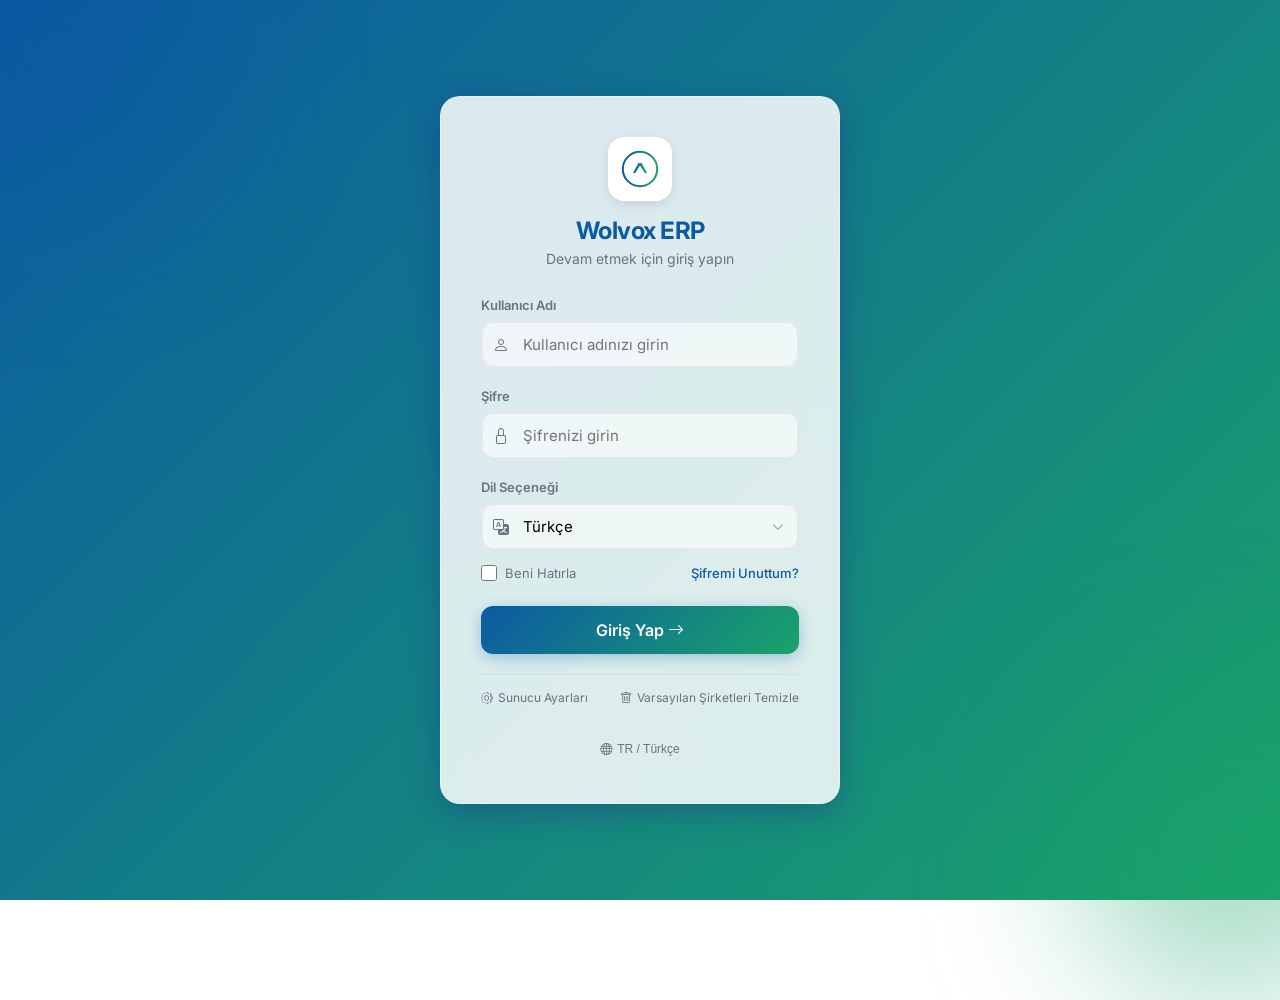
<file: index.html>
<!DOCTYPE html>
<html lang="tr">

<head>
    <meta charset="UTF-8">
    <meta name="viewport" content="width=device-width, initial-scale=1.0">
    <title>Wolvox ERP - Giriş</title>
    <!-- Google Fonts -->
    <link rel="preconnect" href="https://fonts.googleapis.com">
    <link rel="preconnect" href="https://fonts.gstatic.com" crossorigin>
    <link href="https://fonts.googleapis.com/css2?family=Inter:wght@400;500;600;700&display=swap" rel="stylesheet">
    <!-- Bootstrap Icons -->
    <link rel="stylesheet" href="https://cdn.jsdelivr.net/npm/bootstrap-icons@1.11.1/font/bootstrap-icons.css">

    <style>
        :root {
            --primary: #0b5aa2;
            --secondary: #1aa36a;
            --text-main: #1f2328;
            --text-muted: #6b7280;
            --bg-gradient: linear-gradient(135deg, #0b5aa2 0%, #1aa36a 100%);
            --glass: rgba(255, 255, 255, 0.85);
            --border: rgba(255, 255, 255, 0.3);
            --shadow: 0 8px 32px 0 rgba(31, 38, 135, 0.37);
        }

        * {
            box-sizing: border-box;
            margin: 0;
            padding: 0;
        }

        body {
            font-family: 'Inter', sans-serif;
            background: var(--bg-gradient);
            background-attachment: fixed;
            height: 100vh;
            height: 100dvh;
            /* Dynamic Viewport Height for mobile */
            display: flex;
            align-items: center;
            justify-content: center;
            overflow: hidden;
            position: fixed;
            /* Lock body to prevent scrolling/bouncing */
            width: 100%;
        }

        /* Decorative blobs for ambiance */
        .blob {
            position: absolute;
            width: 300px;
            height: 300px;
            background: rgba(255, 255, 255, 0.1);
            border-radius: 50%;
            filter: blur(80px);
            z-index: 0;
        }

        .blob-1 {
            top: -100px;
            left: -100px;
            background: rgba(11, 88, 162, 0.4);
        }

        .blob-2 {
            bottom: -100px;
            right: -100px;
            background: rgba(26, 163, 106, 0.4);
        }

        .login-container {
            position: relative;
            z-index: 10;
            background: var(--glass);
            backdrop-filter: blur(12px);
            -webkit-backdrop-filter: blur(12px);
            border-radius: 20px;
            border: 1px solid var(--border);
            box-shadow: var(--shadow);
            width: 100%;
            max-width: 400px;
            padding: 40px;
            animation: fadeInScale 0.6s ease-out;
        }

        @keyframes fadeInScale {
            from {
                opacity: 0;
                transform: scale(0.95);
            }

            to {
                opacity: 1;
                transform: scale(1);
            }
        }

        .header {
            text-align: center;
            margin-bottom: 30px;
        }

        .logo-box {
            width: 64px;
            height: 64px;
            background: white;
            border-radius: 16px;
            display: inline-flex;
            align-items: center;
            justify-content: center;
            margin-bottom: 15px;
            box-shadow: 0 4px 12px rgba(0, 0, 0, 0.1);
        }

        .logo-box svg {
            width: 40px;
            height: 40px;
        }

        .header h1 {
            font-size: 24px;
            font-weight: 700;
            color: var(--primary);
            letter-spacing: -0.5px;
        }

        .header p {
            font-size: 14px;
            color: var(--text-muted);
            margin-top: 5px;
        }

        .form-group {
            margin-bottom: 20px;
            position: relative;
        }

        .form-group label {
            display: block;
            font-size: 13px;
            font-weight: 600;
            color: var(--text-muted);
            margin-bottom: 8px;
            transition: color 0.3s;
        }

        .input-wrapper {
            position: relative;
            display: flex;
            align-items: center;
        }

        .input-wrapper i {
            position: absolute;
            left: 12px;
            color: var(--text-muted);
            font-size: 16px;
            transition: color 0.3s;
        }

        .form-control {
            width: 100%;
            padding: 12px 12px 12px 40px;
            border: 2px solid #e5e7eb;
            border-radius: 12px;
            font-size: 15px;
            font-family: inherit;
            transition: all 0.3s ease;
            background: rgba(255, 255, 255, 0.6);
        }

        .form-control:focus {
            outline: none;
            border-color: var(--primary);
            background: white;
            box-shadow: 0 0 0 4px rgba(11, 90, 162, 0.1);
        }

        .form-control:focus+i {
            color: var(--primary);
        }

        .options-row {
            display: flex;
            justify-content: space-between;
            align-items: center;
            margin-bottom: 25px;
            font-size: 13px;
        }

        .checkbox-group {
            display: flex;
            align-items: center;
            gap: 8px;
            cursor: pointer;
            color: var(--text-muted);
        }

        .checkbox-group input {
            cursor: pointer;
            width: 16px;
            height: 16px;
            accent-color: var(--primary);
        }

        .forgot-pass {
            color: var(--primary);
            text-decoration: none;
            font-weight: 500;
        }

        .forgot-pass:hover {
            text-decoration: underline;
        }

        .btn-submit {
            width: 100%;
            padding: 14px;
            border: none;
            border-radius: 12px;
            background: var(--bg-gradient);
            color: white;
            font-size: 16px;
            font-weight: 600;
            cursor: pointer;
            transition: all 0.3s ease;
            box-shadow: 0 4px 15px rgba(11, 90, 162, 0.3);
            display: flex;
            align-items: center;
            justify-content: center;
            gap: 10px;
        }

        .btn-submit:hover {
            transform: translateY(-2px);
            box-shadow: 0 6px 20px rgba(11, 90, 162, 0.4);
            filter: brightness(1.05);
        }

        .btn-submit:active {
            transform: translateY(0);
        }

        .lang-selector {
            margin-top: 30px;
            text-align: center;
        }

        .lang-btn {
            background: none;
            border: 1px solid #e5e7eb;
            padding: 6px 12px;
            border-radius: 8px;
            font-size: 12px;
            color: var(--text-muted);
            cursor: pointer;
            transition: all 0.2s;
            display: inline-flex;
            align-items: center;
            gap: 5px;
        }

        .lang-btn:hover {
            background: #f3f4f6;
            color: var(--text-main);
        }

        .secondary-actions {
            display: flex;
            justify-content: space-between;
            margin-top: 20px;
            padding-top: 15px;
            border-top: 1px solid rgba(0, 0, 0, 0.05);
        }

        .secondary-link {
            font-size: 12px;
            color: var(--text-muted);
            text-decoration: none;
            display: flex;
            align-items: center;
            gap: 5px;
            transition: color 0.2s;
            cursor: pointer;
            border: none;
            background: none;
            font-family: inherit;
        }

        .secondary-link:hover {
            color: var(--primary);
        }

        /* Modal Styles */
        .modal-overlay {
            position: fixed;
            top: 0;
            left: 0;
            width: 100%;
            height: 100%;
            background: rgba(0, 0, 0, 0.5);
            backdrop-filter: blur(4px);
            display: none;
            align-items: center;
            justify-content: center;
            z-index: 100;
        }

        .modal-overlay.open {
            display: flex;
        }

        .modal-box {
            background: white;
            padding: 25px;
            border-radius: 16px;
            width: 90%;
            max-width: 400px;
            max-height: 90vh;
            display: flex;
            flex-direction: column;
            box-shadow: var(--shadow);
            animation: modalSlideUp 0.3s ease-out;
        }

        @keyframes modalSlideUp {
            from {
                transform: translateY(20px);
                opacity: 0;
            }

            to {
                transform: translateY(0);
                opacity: 1;
            }
        }

        .modal-header {
            font-size: 18px;
            font-weight: 700;
            margin-bottom: 15px;
            display: flex;
            align-items: center;
            gap: 10px;
            color: #dc3545;
        }

        .modal-content {
            font-size: 14px;
            color: var(--text-muted);
            margin-bottom: 20px;
            flex: 1;
            overflow-y: auto;
            -webkit-overflow-scrolling: touch;
            /* Smooth scrolling on iOS */
        }

        .company-list {
            list-style: none;
            border: 1px solid #e5e7eb;
            border-radius: 12px;
            background: #f9fafb;
        }

        .company-item {
            display: flex;
            align-items: center;
            justify-content: space-between;
            padding: 12px 15px;
            border-bottom: 1px solid #e5e7eb;
            transition: background 0.2s;
        }

        .company-item:last-child {
            border-bottom: none;
        }

        .company-item:hover {
            background: white;
        }

        .company-info {
            display: flex;
            align-items: center;
            gap: 10px;
            font-weight: 500;
            color: var(--text-main);
        }

        .company-info i {
            color: var(--primary);
            font-size: 18px;
        }

        .btn-item-delete {
            color: #dc3545;
            background: none;
            border: none;
            cursor: pointer;
            font-size: 18px;
            padding: 4px;
            border-radius: 6px;
            transition: background 0.2s;
        }

        .btn-item-delete:hover {
            background: #ffeef0;
        }

        .modal-actions {
            display: flex;
            justify-content: flex-end;
            gap: 10px;
        }

        .btn-modal {
            padding: 8px 16px;
            border-radius: 8px;
            font-size: 14px;
            font-weight: 600;
            cursor: pointer;
            transition: all 0.2s;
        }

        .btn-cancel {
            background: #f3f4f6;
            border: 1px solid #e5e7eb;
            color: var(--text-main);
        }

        .btn-delete {
            background: #dc3545;
            border: none;
            color: white;
        }

        .btn-delete:hover {
            filter: brightness(1.1);
        }

        .btn-cancel:hover {
            background: #e5e7eb;
        }

        /* Responsive */
        @media (max-width: 480px) {
            .login-container {
                padding: 30px 20px;
                max-width: 95%;
                margin: 0 auto;
            }

            .company-item {
                flex-direction: column;
                gap: 8px;
                text-align: center;
                padding: 10px;
            }

            .company-info {
                flex-direction: column;
                gap: 4px;
            }
        }
    </style>
</head>

<body>
    <div class="blob blob-1"></div>
    <div class="blob blob-2"></div>

    <div class="login-container">
        <div class="header">
            <div class="logo-box">
                <svg viewBox="0 0 200 200">
                    <defs>
                        <linearGradient id="g" x1="0" x2="1">
                            <stop offset="0" stop-color="#0b5aa2" />
                            <stop offset="1" stop-color="#1aa36a" />
                        </linearGradient>
                    </defs>
                    <circle cx="100" cy="100" r="86" fill="none" stroke="url(#g)" stroke-width="10" />
                    <path d="M65 120 L92 70 L108 70 L135 120 L124 120 L100 83 L76 120 Z" fill="url(#g)" />
                </svg>
            </div>
            <h1>Wolvox ERP</h1>
            <p>Devam etmek için giriş yapın</p>
        </div>

        <form id="loginForm">
            <div class="form-group">
                <label for="username">Kullanıcı Adı</label>
                <div class="input-wrapper">
                    <input type="text" id="username" class="form-control" placeholder="Kullanıcı adınızı girin"
                        required>
                    <i class="bi bi-person"></i>
                </div>
            </div>

            <div class="form-group">
                <label for="password">Şifre</label>
                <div class="input-wrapper">
                    <input type="password" id="password" class="form-control" placeholder="Şifrenizi girin" required>
                    <i class="bi bi-lock"></i>
                </div>
            </div>

            <div class="form-group" style="margin-bottom: 15px;">
                <label for="language">Dil Seçeneği</label>
                <div class="input-wrapper">
                    <select id="language" class="form-control" style="padding-left: 40px; appearance: none;">
                        <option value="tr">Türkçe</option>
                        <option value="en">English (İngilizce)</option>
                        <option value="de">Deutsch (Almanca)</option>
                    </select>
                    <i class="bi bi-translate"></i>
                    <i class="bi bi-chevron-down"
                        style="left: auto; right: 15px; font-size: 12px; pointer-events: none;"></i>
                </div>
            </div>

            <div class="options-row">
                <label class="checkbox-group">
                    <input type="checkbox" id="remember">
                    <span>Beni Hatırla</span>
                </label>
                <a href="#" class="forgot-pass">Şifremi Unuttum?</a>
            </div>

            <a href="wolvox_arayuz.html" class="btn-submit"
                style="text-decoration: none; display: inline-block; text-align: center;">
                <span>Giriş Yap</span>
                <i class="bi bi-arrow-right"></i>
            </a>
        </form>

        <div class="secondary-actions">
            <a href="wolvox_sunucu_ayarlari.html" class="secondary-link">
                <i class="bi bi-gear"></i> Sunucu Ayarları
            </a>
            <button class="secondary-link" onclick="openClearModal()">
                <i class="bi bi-trash"></i> Varsayılan Şirketleri Temizle
            </button>
        </div>

        <div class="lang-selector">
            <button class="lang-btn">
                <i class="bi bi-globe"></i>
                <span id="currentLang">TR / Türkçe</span>
            </button>
        </div>
    </div>

    <!-- Clear Companies Modal -->
    <div class="modal-overlay" id="clearModal">
        <div class="modal-box">
            <div class="modal-header">
                <i class="bi bi-exclamation-triangle"></i>
                <span>Şirketleri Temizle</span>
            </div>
            <div class="modal-content">
                <ul class="company-list" id="companyList">
                    <!-- Dynamic items will be added here -->
                </ul>
            </div>
            <div class="modal-actions">
                <button class="btn-modal btn-cancel" style="width: 100%;" onclick="closeClearModal()">Kapat</button>
            </div>
        </div>
    </div>

    <script>
        document.getElementById('loginForm').addEventListener('submit', function (e) {
            e.preventDefault();
            // Redirect immediately to the interface page
            window.location.href = 'wolvox_arayuz.html';
        });

        // Modal Logic
        const clearModal = document.getElementById('clearModal');
        let MOCK_COMPANIES = [
            { id: 1, name: 'AKINSOFT Yazılım A.Ş.' },
            { id: 2, name: 'Örnek Ticaret Ltd. Şti.' },
            { id: 3, name: 'Wolvox Test Firması' },
            { id: 4, name: 'Demo Şirketi' }
        ];

        function openClearModal() {
            renderCompanyList();
            clearModal.classList.add('open');
        }

        function closeClearModal() { clearModal.classList.remove('open'); }

        function renderCompanyList() {
            const list = document.getElementById('companyList');
            list.innerHTML = '';

            if (MOCK_COMPANIES.length === 0) {
                list.innerHTML = '<li class="company-item" style="justify-content: center; color: #9ca3af;">Kayıt bulunamadı</li>';
                return;
            }

            MOCK_COMPANIES.forEach(company => {
                const li = document.createElement('li');
                li.className = 'company-item';
                li.innerHTML = `
                    <div class="company-info">
                        <i class="bi bi-building"></i>
                        <span>${company.name}</span>
                    </div>
                    <button class="btn-item-delete" onclick="deleteCompany(${company.id})" title="Sil">
                        <i class="bi bi-trash"></i>
                    </button>
                `;
                list.appendChild(li);
            });
        }

        function deleteCompany(id) {
            if (confirm('Bu şirketi silmek istediğinize emin misiniz?')) {
                MOCK_COMPANIES = MOCK_COMPANIES.filter(c => c.id !== id);
                renderCompanyList();
            }
        }

        // Close modal on click outside
        window.onclick = function (event) {
            if (event.target == clearModal) closeClearModal();
        }

        // Simple language toggle mock
        const langDropdown = document.getElementById('language');
        langDropdown.addEventListener('change', function () {
            const currentLang = document.getElementById('currentLang');
            const selectedText = this.options[this.selectedIndex].text;
            currentLang.textContent = this.value.toUpperCase() + ' / ' + selectedText;

            // Update labels (partial mock)
            if (this.value === 'en') {
                document.querySelector('h1').textContent = 'Wolvox ERP';
                document.querySelector('.header p').textContent = 'Sign in to continue';
                document.querySelector('label[for="username"]').textContent = 'Username';
                document.querySelector('label[for="password"]').textContent = 'Password';
                document.querySelector('label[for="language"]').textContent = 'Language';
                document.querySelector('.btn-submit span').textContent = 'Sign In';
                document.querySelector('.checkbox-group span').textContent = 'Remember Me';
                document.querySelector('.forgot-pass').textContent = 'Forgot Password?';
            } else {
                location.reload(); // Quick reset to TR for demo
            }
        });
    </script>
</body>

</html>
</file>
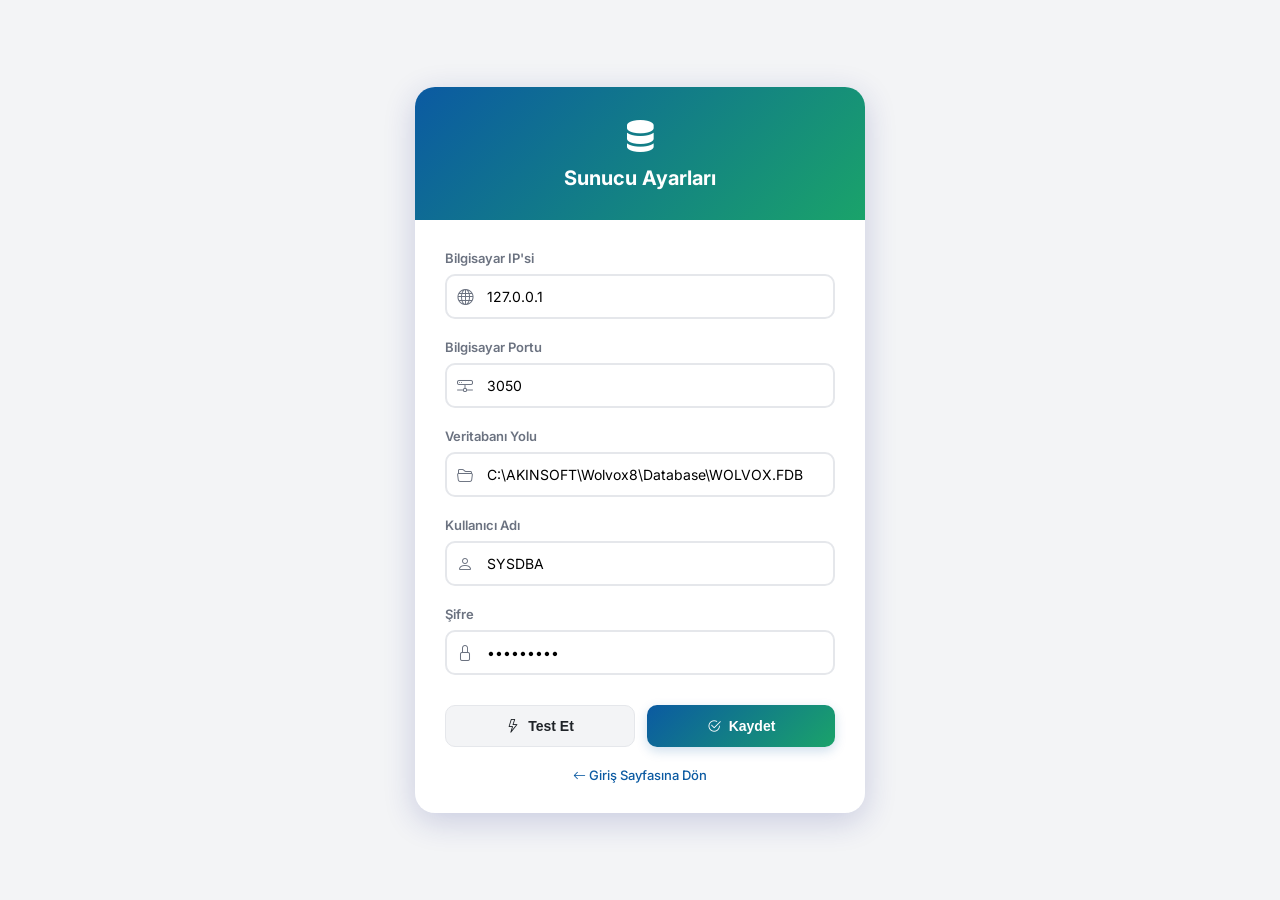
<file: wolvox_sunucu_ayarlari.html>
<!DOCTYPE html>
<html lang="tr">

<head>
    <meta charset="UTF-8">
    <meta name="viewport" content="width=device-width, initial-scale=1.0">
    <title>Wolvox ERP - Sunucu Ayarları</title>
    <!-- Google Fonts -->
    <link rel="preconnect" href="https://fonts.googleapis.com">
    <link rel="preconnect" href="https://fonts.gstatic.com" crossorigin>
    <link href="https://fonts.googleapis.com/css2?family=Inter:wght@400;500;600;700&display=swap" rel="stylesheet">
    <!-- Bootstrap Icons -->
    <link rel="stylesheet" href="https://cdn.jsdelivr.net/npm/bootstrap-icons@1.11.1/font/bootstrap-icons.css">

    <style>
        :root {
            --primary: #0b5aa2;
            --secondary: #1aa36a;
            --text-main: #1f2328;
            --text-muted: #6b7280;
            --bg-gradient: linear-gradient(135deg, #0b5aa2 0%, #1aa36a 100%);
            --glass: rgba(255, 255, 255, 0.9);
            --border: rgba(255, 255, 255, 0.3);
            --shadow: 0 8px 32px 0 rgba(31, 38, 135, 0.2);
        }

        * {
            box-sizing: border-box;
            margin: 0;
            padding: 0;
        }

        body {
            font-family: 'Inter', sans-serif;
            background: #f3f4f6;
            height: 100vh;
            height: 100dvh;
            display: flex;
            align-items: center;
            justify-content: center;
            overflow: hidden;
            position: fixed;
            width: 100%;
        }

        .settings-container {
            background: white;
            border-radius: 20px;
            box-shadow: var(--shadow);
            width: 100%;
            max-width: 450px;
            overflow: hidden;
            animation: fadeIn 0.4s ease-out;
        }

        @keyframes fadeIn {
            from {
                opacity: 0;
                transform: translateY(10px);
            }

            to {
                opacity: 1;
                transform: translateY(0);
            }
        }

        .header {
            background: var(--bg-gradient);
            padding: 30px;
            color: white;
            text-align: center;
        }

        .header i {
            font-size: 32px;
            margin-bottom: 10px;
            display: block;
        }

        .header h1 {
            font-size: 20px;
            font-weight: 700;
        }

        .content {
            padding: 30px;
        }

        .form-group {
            margin-bottom: 20px;
        }

        .form-group label {
            display: block;
            font-size: 13px;
            font-weight: 600;
            color: var(--text-muted);
            margin-bottom: 8px;
        }

        .input-wrapper {
            position: relative;
            display: flex;
            align-items: center;
        }

        .input-wrapper i {
            position: absolute;
            left: 12px;
            color: var(--text-muted);
            font-size: 16px;
        }

        .form-control {
            width: 100%;
            padding: 12px 12px 12px 40px;
            border: 2px solid #e5e7eb;
            border-radius: 10px;
            font-size: 14px;
            font-family: inherit;
            transition: all 0.3s ease;
        }

        .form-control:focus {
            outline: none;
            border-color: var(--primary);
            box-shadow: 0 0 0 4px rgba(11, 90, 162, 0.1);
        }

        .actions {
            display: flex;
            gap: 12px;
            margin-top: 30px;
        }

        .btn {
            flex: 1;
            padding: 12px;
            border: none;
            border-radius: 10px;
            font-size: 14px;
            font-weight: 600;
            cursor: pointer;
            transition: all 0.2s;
            display: flex;
            align-items: center;
            justify-content: center;
            gap: 8px;
        }

        .btn-test {
            background: #f3f4f6;
            color: var(--text-main);
            border: 1px solid #e5e7eb;
        }

        .btn-test:hover {
            background: #e5e7eb;
        }

        .btn-save {
            background: var(--bg-gradient);
            color: white;
            box-shadow: 0 4px 12px rgba(11, 90, 162, 0.2);
        }

        .btn-save:hover {
            filter: brightness(1.05);
            transform: translateY(-1px);
        }

        .back-link {
            display: block;
            text-align: center;
            margin-top: 20px;
            font-size: 13px;
            color: var(--primary);
            text-decoration: none;
            font-weight: 500;
        }

        .back-link:hover {
            text-decoration: underline;
        }

        /* Responsive */
        @media (max-width: 480px) {
            .settings-container {
                max-width: 95%;
                margin: 0 auto;
                height: 95dvh;
                display: flex;
                flex-direction: column;
            }

            .content {
                padding: 20px;
                flex: 1;
                overflow-y: auto;
                -webkit-overflow-scrolling: touch;
            }

            .header {
                padding: 20px;
            }

            .actions {
                flex-direction: column;
                gap: 10px;
            }
        }
    </style>
</head>

<body>
    <div class="settings-container">
        <div class="header">
            <i class="bi bi-server"></i>
            <h1>Sunucu Ayarları</h1>
        </div>

        <div class="content">
            <div class="form-group">
                <label>Bilgisayar IP'si</label>
                <div class="input-wrapper">
                    <input type="text" class="form-control" value="127.0.0.1">
                    <i class="bi bi-globe"></i>
                </div>
            </div>

            <div class="form-group">
                <label>Bilgisayar Portu</label>
                <div class="input-wrapper">
                    <input type="text" class="form-control" value="3050">
                    <i class="bi bi-hdd-network"></i>
                </div>
            </div>

            <div class="form-group">
                <label>Veritabanı Yolu</label>
                <div class="input-wrapper">
                    <input type="text" class="form-control" value="C:\AKINSOFT\Wolvox8\Database\WOLVOX.FDB">
                    <i class="bi bi-folder2-open"></i>
                </div>
            </div>

            <div class="form-group">
                <label>Kullanıcı Adı</label>
                <div class="input-wrapper">
                    <input type="text" class="form-control" value="SYSDBA">
                    <i class="bi bi-person"></i>
                </div>
            </div>

            <div class="form-group">
                <label>Şifre</label>
                <div class="input-wrapper">
                    <input type="password" class="form-control" value="masterkey">
                    <i class="bi bi-lock"></i>
                </div>
            </div>

            <div class="actions">
                <button class="btn btn-test" onclick="testConnection()">
                    <i class="bi bi-lightning"></i> Test Et
                </button>
                <button class="btn btn-save" onclick="saveSettings()">
                    <i class="bi bi-check2-circle"></i> Kaydet
                </button>
            </div>

            <a href="index.html" class="back-link">
                <i class="bi bi-arrow-left"></i> Giriş Sayfasına Dön
            </a>
        </div>
    </div>

    <script>
        function testConnection() {
            alert('Sunucu bağlantısı başarıyla sağlandı!');
        }

        function saveSettings() {
            alert('Ayarlar başarıyla kaydedildi.');
            window.location.href = 'index.html';
        }
    </script>
</body>

</html>
</file>
